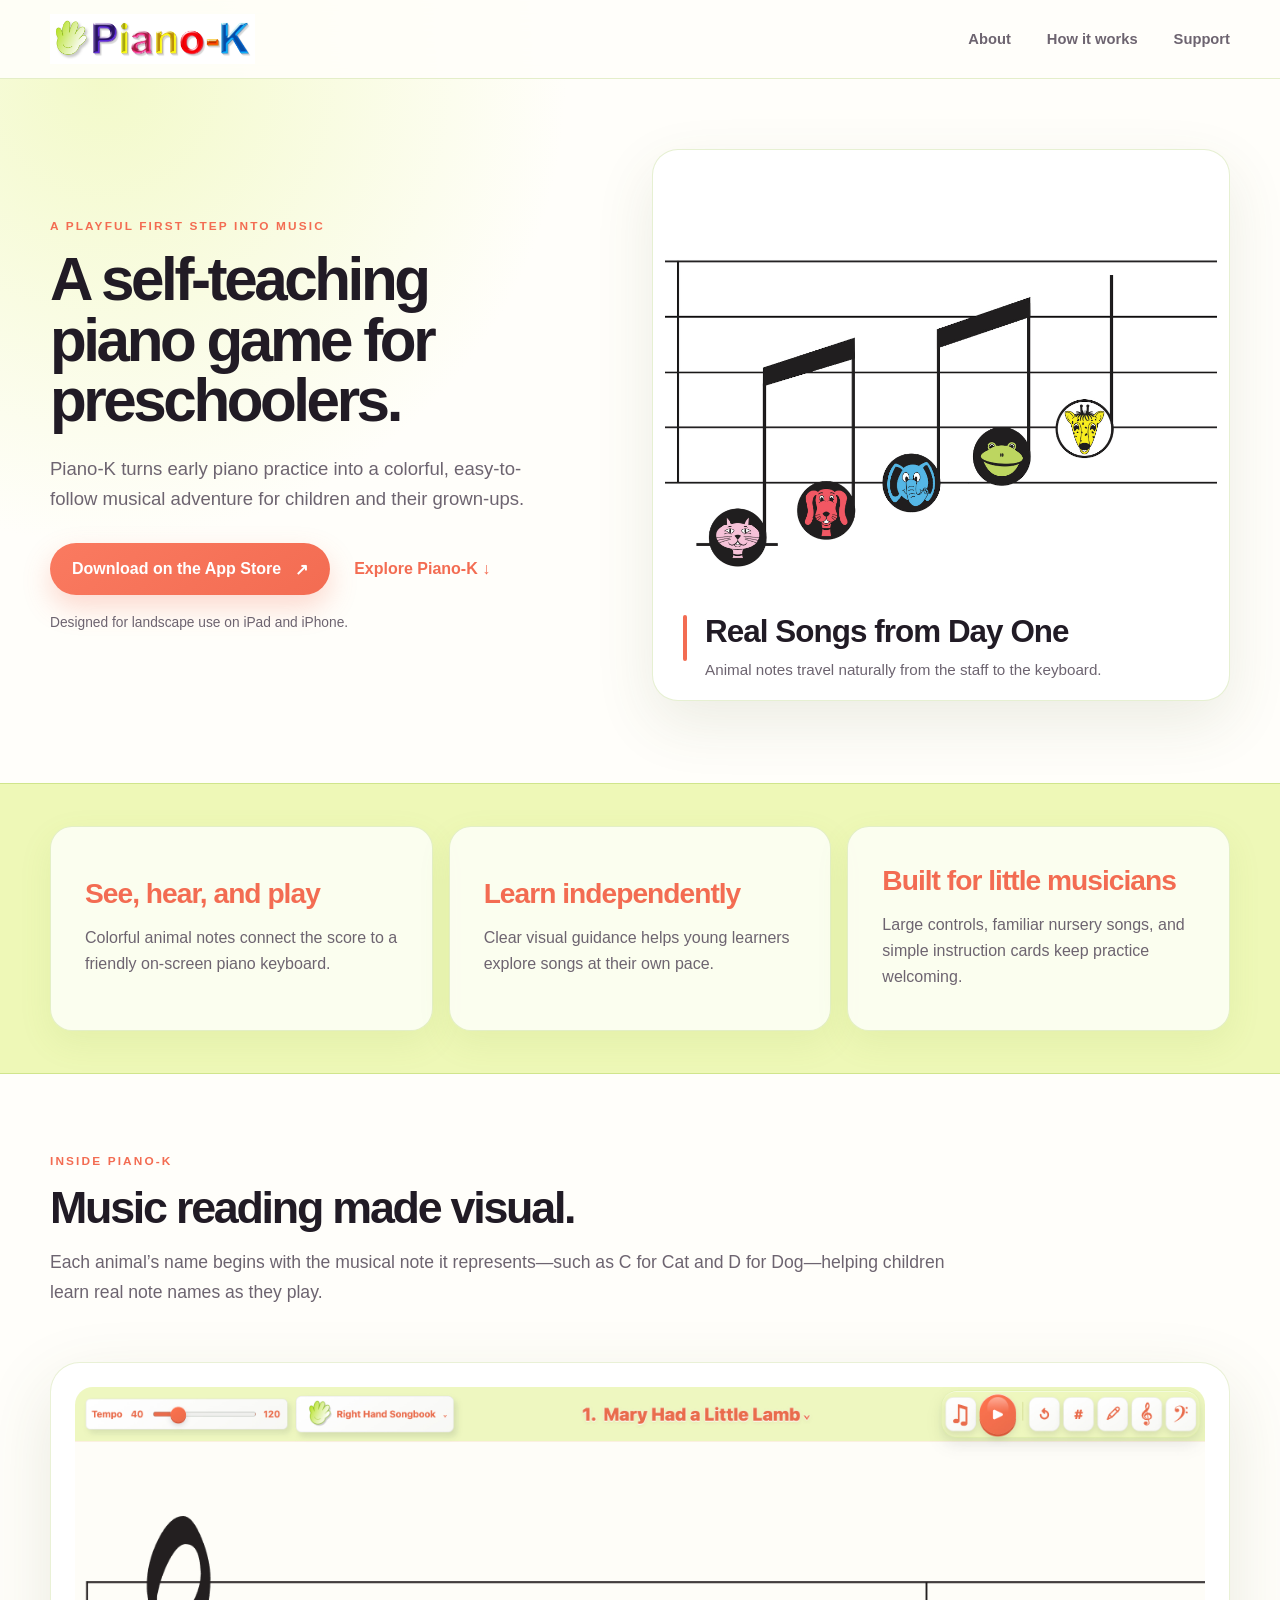
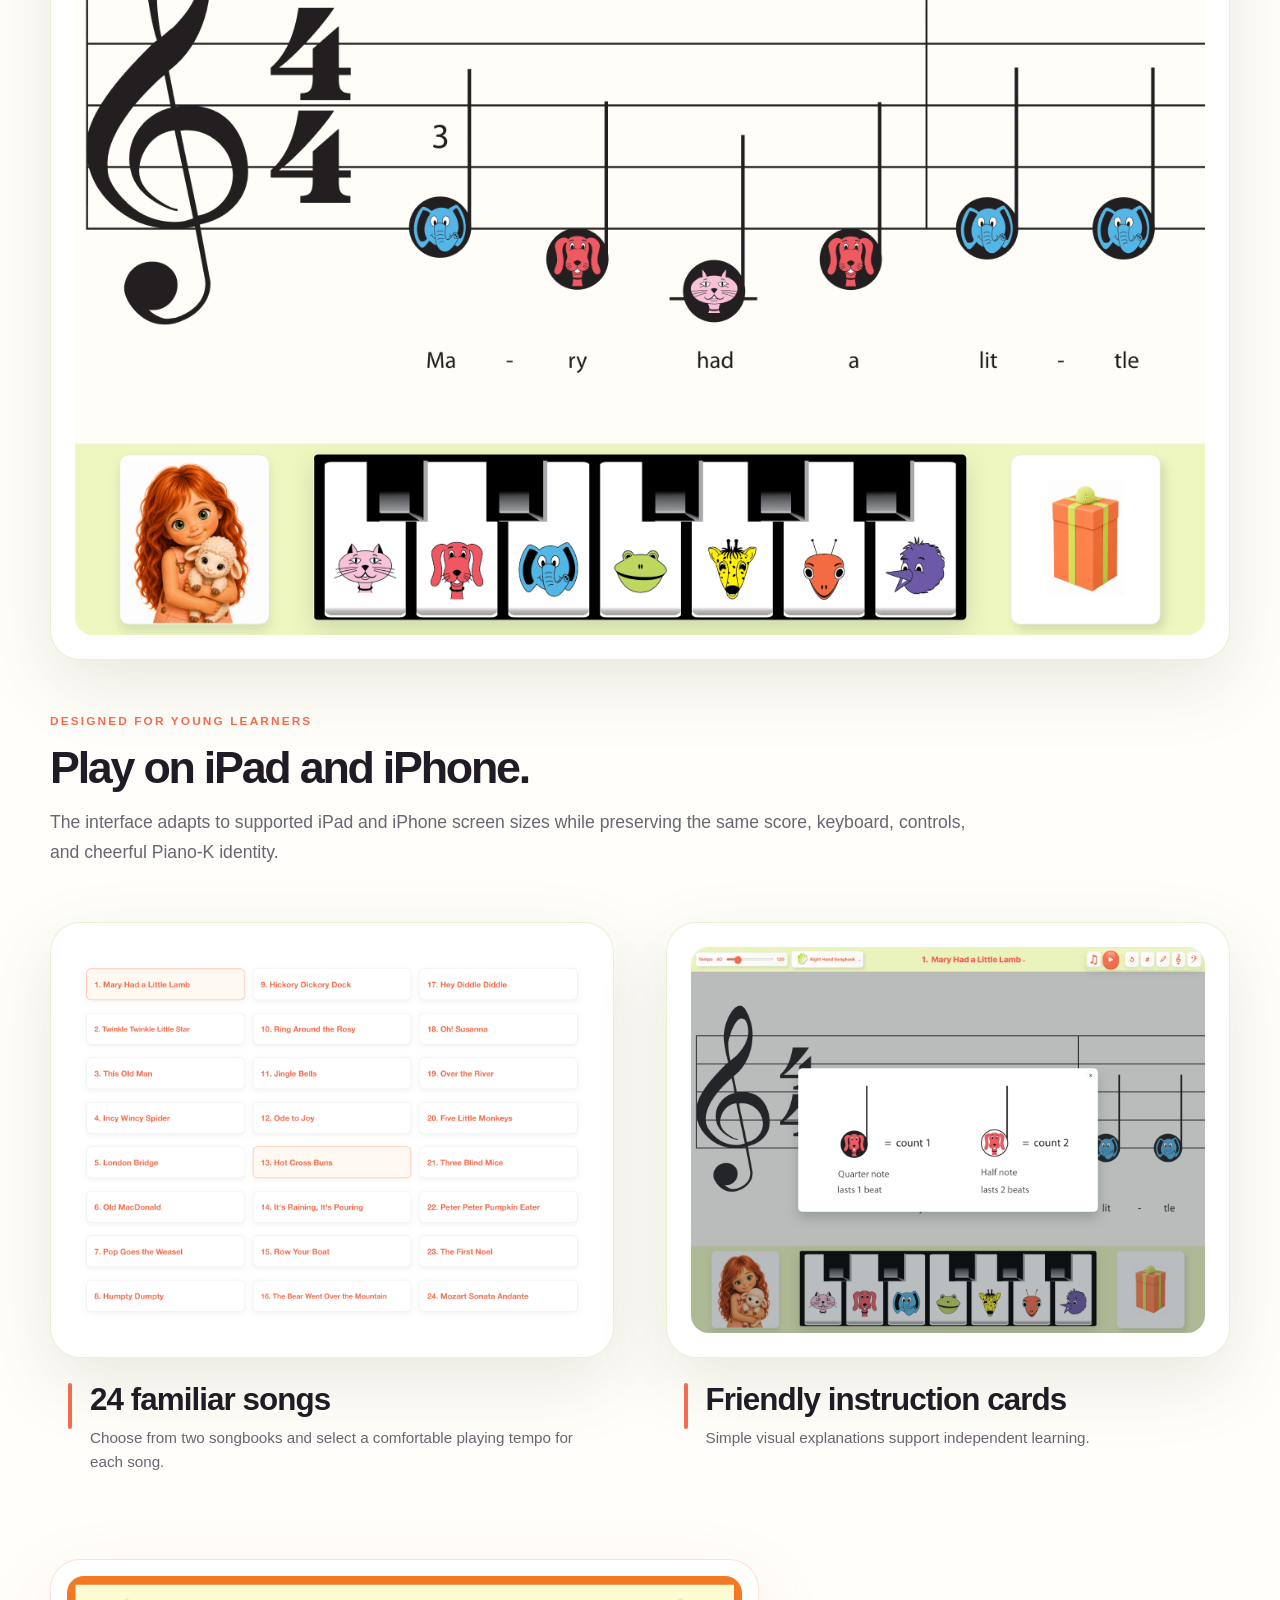
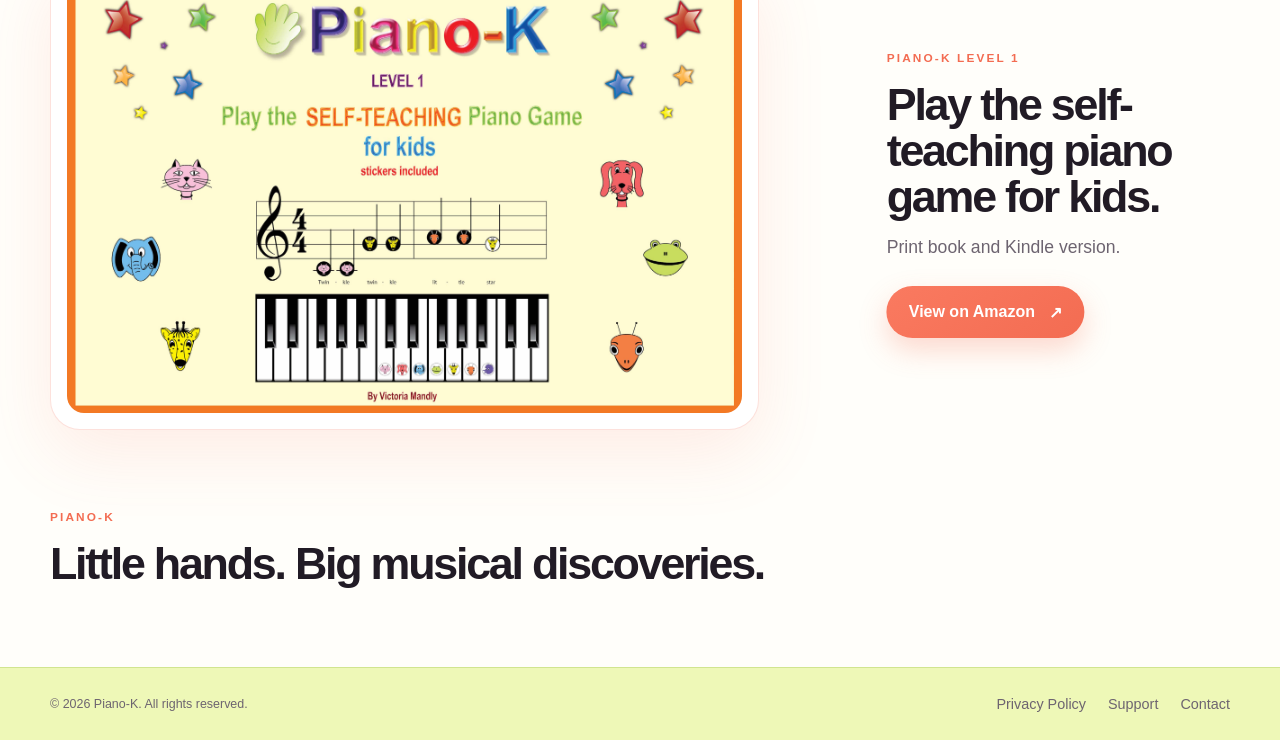
<file: index.html>
<!doctype html>
<html lang="en">
  <head>
    <meta charset="utf-8">
    <meta name="viewport" content="width=device-width, initial-scale=1">
    <meta name="description" content="Piano-K is a colorful self-teaching piano game for preschoolers.">
    <meta name="theme-color" content="#fffdf8">
    <meta property="og:title" content="Piano-K">
    <meta property="og:description" content="A self-teaching piano game for preschoolers.">
    <meta property="og:type" content="website">
    <meta property="og:url" content="https://www.piano-k.com/">
    <meta property="og:image" content="https://www.piano-k.com/images/piano-k-logo.png">
    <title>Piano-K | Self-Teaching Piano Game for Preschoolers</title>
    <link rel="icon" href="images/piano-k-hand.jpg">
    <link rel="apple-touch-icon" href="images/piano-k-hand.jpg">
    <link rel="stylesheet" href="styles.css">
  </head>
  <body>
    <header class="site-header">
      <div class="shell header-inner">
        <a class="brand" href="index.html" aria-label="Piano-K home">
          <img src="images/piano-k-header-logo.jpg" alt="Piano-K">
        </a>
        <nav aria-label="Main navigation">
          <a href="#inside-piano-k">About</a>
          <a href="#how-it-works">How it works</a>
          <a href="support/index.html">Support</a>
        </nav>
      </div>
    </header>

    <main>
      <section class="hero shell">
        <div class="hero-copy">
          <p class="eyebrow">A playful first step into music</p>
          <h1>A self-teaching piano game for preschoolers.</h1>
          <p class="hero-text">Piano-K turns early piano practice into a colorful, easy-to-follow musical adventure for children and their grown-ups.</p>
          <div class="hero-actions">
            <a class="button primary" href="https://apps.apple.com/app/id6795423068" target="_blank" rel="noopener noreferrer">Download on the App Store <span aria-hidden="true">↗</span></a>
            <a class="text-link" href="#inside-piano-k">Explore Piano-K <span aria-hidden="true">↓</span></a>
          </div>
          <p class="availability">Designed for landscape use on iPad and iPhone.</p>
        </div>
        <div class="hero-media">
          <figure class="hero-notes">
            <img src="images/notes-five-cropped.jpg" alt="Five Piano-K animal notes on a musical staff">
            <figcaption>
              <div><h3>Real Songs from Day One</h3><p>Animal notes travel naturally from the staff to the keyboard.</p></div>
            </figcaption>
          </figure>
        </div>
      </section>

      <section class="benefits" aria-label="Piano-K benefits">
        <div class="shell benefit-grid">
          <article><h2>See, hear, and play</h2><p>Colorful animal notes connect the score to a friendly on-screen piano keyboard.</p></article>
          <article><h2>Learn independently</h2><p>Clear visual guidance helps young learners explore songs at their own pace.</p></article>
          <article><h2>Built for little musicians</h2><p>Large controls, familiar nursery songs, and simple instruction cards keep practice welcoming.</p></article>
        </div>
      </section>

      <section class="showcase shell" id="inside-piano-k">
        <div class="section-heading">
          <p class="eyebrow">Inside Piano-K</p>
          <h2>Music reading made visual.</h2>
          <p>Each animal’s name begins with the musical note it represents—such as C for Cat and D for Dog—helping children learn real note names as they play.</p>
        </div>

        <figure class="feature feature-wide">
          <div class="image-frame"><img src="images/piano-k-song-1-ipad.jpg" alt="Piano-K score with animal notes and matching piano keyboard"></div>
        </figure>

        <div class="section-heading">
          <p class="eyebrow">Designed for young learners</p>
          <h2>Play on iPad and iPhone.</h2>
          <p>The interface adapts to supported iPad and iPhone screen sizes while preserving the same score, keyboard, controls, and cheerful Piano-K identity.</p>
        </div>

        <div class="feature-pair" id="how-it-works">
          <figure class="feature">
            <div class="image-frame"><img src="images/piano-k-songbook-ipad.png" alt="Piano-K songbook with familiar children’s songs"></div>
            <figcaption><div><h3>24 familiar songs</h3><p>Choose from two songbooks and select a comfortable playing tempo for each song.</p></div></figcaption>
          </figure>
          <figure class="feature">
            <div class="image-frame"><img src="images/piano-k-instruction-card-ipad.jpg" alt="Piano-K instruction card explaining note values"></div>
            <figcaption><div><h3>Friendly instruction cards</h3><p>Simple visual explanations support independent learning.</p></div></figcaption>
          </figure>
        </div>
      </section>

      <section class="book-section shell">
        <div class="book-cover">
          <img src="images/piano-k-level-1-book.jpg" alt="Piano-K Level 1 self-teaching piano game for kids book cover">
        </div>
        <div class="book-copy">
          <p class="eyebrow">Piano-K Level 1</p>
          <h2>Play the self-teaching piano game for kids.</h2>
          <p>Print book and Kindle version.</p>
          <a class="button primary" href="https://www.amazon.com/Piano-K-Self-Teaching-Piano-Kids-Level/dp/0982311508/" target="_blank" rel="noopener noreferrer">View on Amazon <span aria-hidden="true">↗</span></a>
        </div>
      </section>

      <section class="closing shell">
        <div><p class="eyebrow">Piano-K</p><h2>Little hands. Big musical discoveries.</h2></div>
      </section>
    </main>

    <footer class="site-footer">
      <div class="shell footer-grid">
        <div class="copyright">© 2026 Piano-K. All rights reserved.</div>
        <div class="footer-links"><a href="privacy/index.html">Privacy Policy</a><a href="support/index.html">Support</a><a href="mailto:vmandly@outlook.com">Contact</a></div>
      </div>
    </footer>
  </body>
</html>
</file>
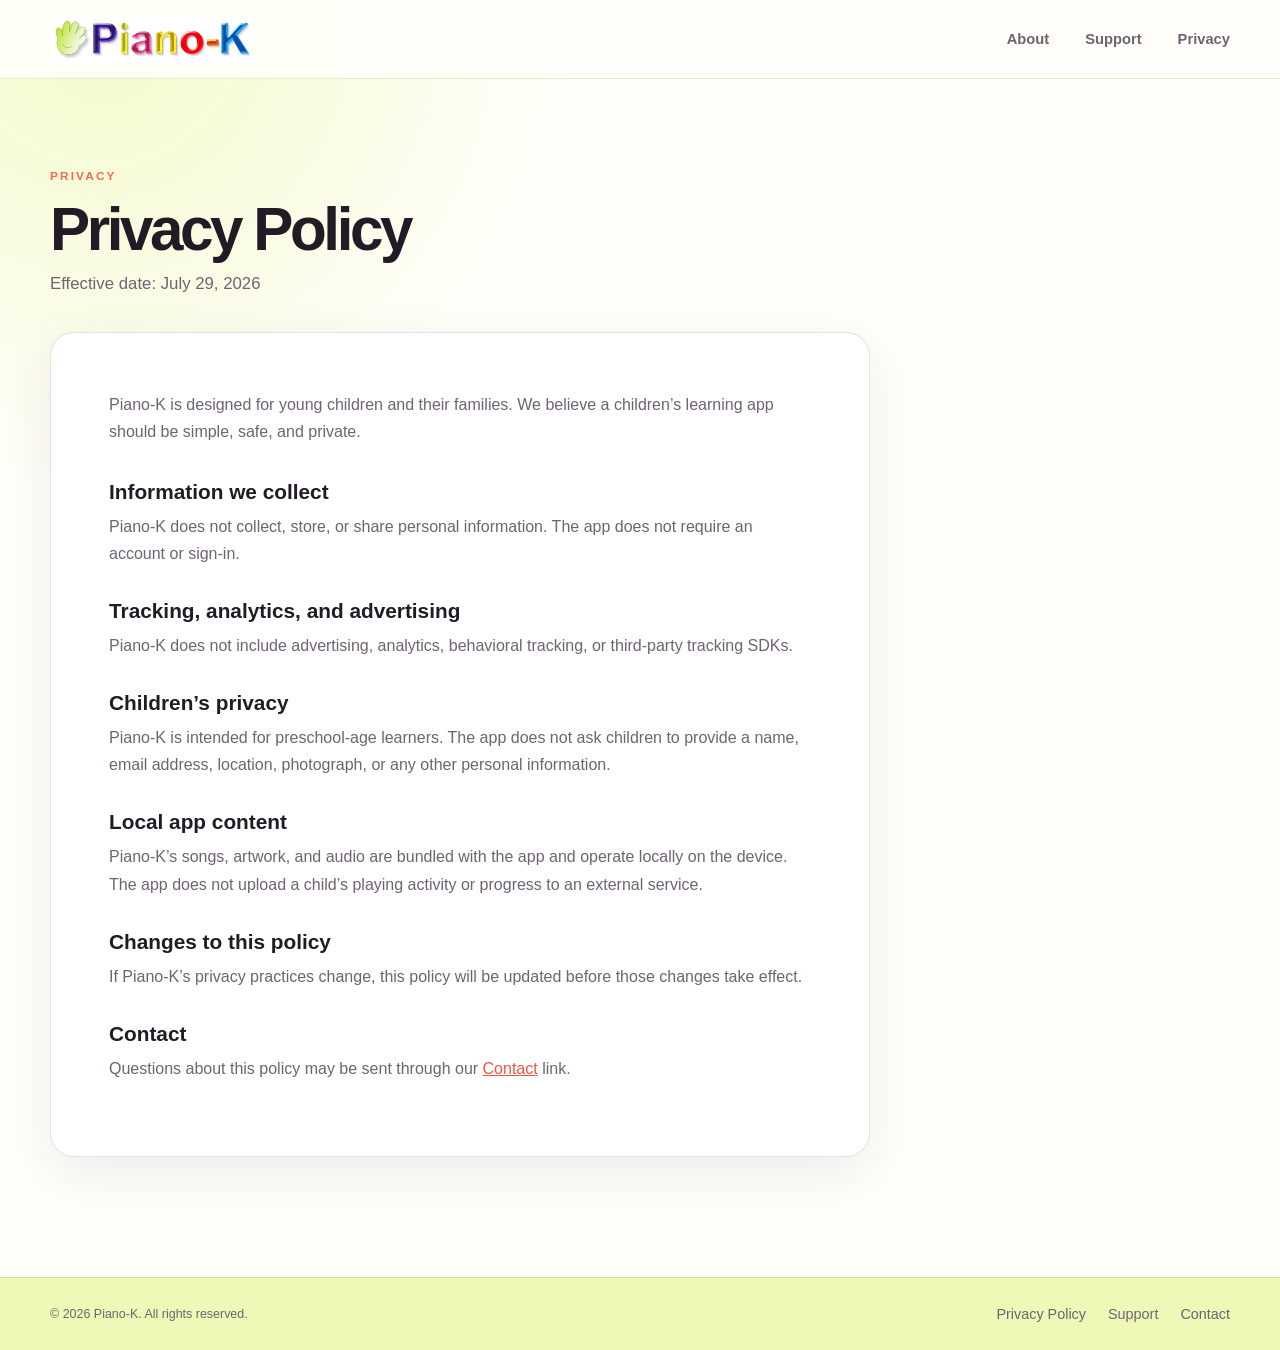
<file: privacy/index.html>
<!doctype html>
<html lang="en">
<head><meta charset="utf-8"><meta name="viewport" content="width=device-width, initial-scale=1"><meta name="description" content="Piano-K privacy policy."><meta name="theme-color" content="#fffdf8"><title>Privacy Policy | Piano-K</title><link rel="icon" href="../images/piano-k-hand.jpg"><link rel="stylesheet" href="../styles.css"></head>
<body>
<header class="site-header"><div class="shell header-inner"><a class="brand" href="../" aria-label="Piano-K home"><img src="../images/piano-k-header-logo.jpg" alt="Piano-K"></a><nav aria-label="Main navigation"><a href="../#inside-piano-k">About</a><a href="../support/">Support</a><a href="./" aria-current="page">Privacy</a></nav></div></header>
<main class="legal-page shell"><p class="eyebrow">Privacy</p><h1>Privacy Policy</h1><p class="legal-updated">Effective date: July 29, 2026</p>
<div class="legal-card"><p>Piano-K is designed for young children and their families. We believe a children’s learning app should be simple, safe, and private.</p>
<h2>Information we collect</h2><p>Piano-K does not collect, store, or share personal information. The app does not require an account or sign-in.</p>
<h2>Tracking, analytics, and advertising</h2><p>Piano-K does not include advertising, analytics, behavioral tracking, or third-party tracking SDKs.</p>
<h2>Children’s privacy</h2><p>Piano-K is intended for preschool-age learners. The app does not ask children to provide a name, email address, location, photograph, or any other personal information.</p>
<h2>Local app content</h2><p>Piano-K’s songs, artwork, and audio are bundled with the app and operate locally on the device. The app does not upload a child’s playing activity or progress to an external service.</p>
<h2>Changes to this policy</h2><p>If Piano-K’s privacy practices change, this policy will be updated before those changes take effect.</p>
<h2>Contact</h2><p>Questions about this policy may be sent through our <a href="mailto:vmandly@outlook.com">Contact</a> link.</p></div></main>
<footer class="site-footer"><div class="shell footer-grid"><div class="copyright">© 2026 Piano-K. All rights reserved.</div><div class="footer-links"><a href="./">Privacy Policy</a><a href="../support/">Support</a><a href="mailto:vmandly@outlook.com">Contact</a></div></div></footer>
</body></html>
</file>
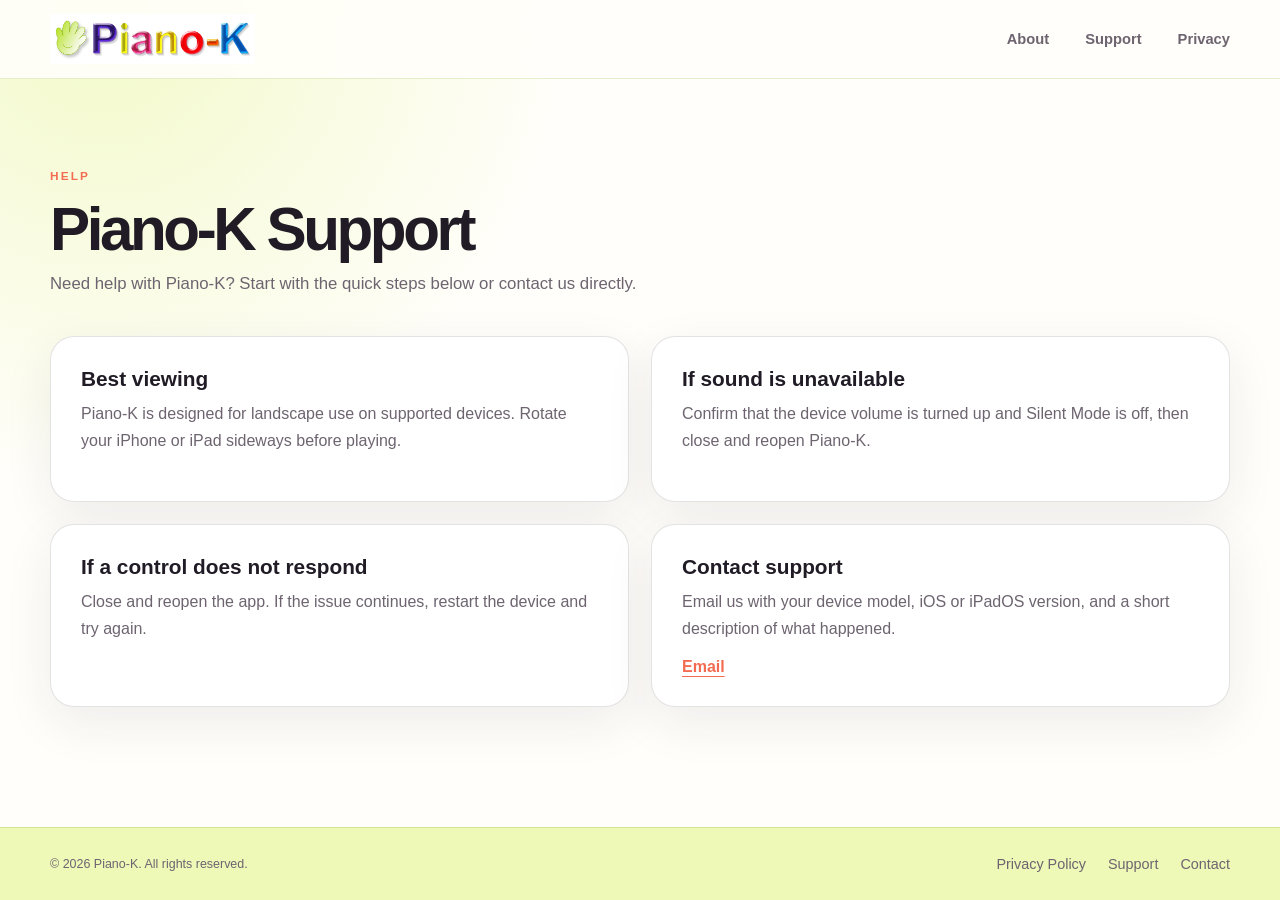
<file: support/index.html>
<!doctype html>
<html lang="en">
<head><meta charset="utf-8"><meta name="viewport" content="width=device-width, initial-scale=1"><meta name="description" content="Help and support for Piano-K."><meta name="theme-color" content="#fffdf8"><title>Support | Piano-K</title><link rel="icon" href="../images/piano-k-hand.jpg"><link rel="stylesheet" href="../styles.css"></head>
<body>
<header class="site-header"><div class="shell header-inner"><a class="brand" href="../" aria-label="Piano-K home"><img src="../images/piano-k-header-logo.jpg" alt="Piano-K"></a><nav aria-label="Main navigation"><a href="../#inside-piano-k">About</a><a href="./" aria-current="page">Support</a><a href="../privacy/">Privacy</a></nav></div></header>
<main class="legal-page shell"><p class="eyebrow">Help</p><h1>Piano-K Support</h1><p class="legal-intro">Need help with Piano-K? Start with the quick steps below or contact us directly.</p>
<div class="support-grid">
<section class="support-card"><h2>Best viewing</h2><p>Piano-K is designed for landscape use on supported devices. Rotate your iPhone or iPad sideways before playing.</p></section>
<section class="support-card"><h2>If sound is unavailable</h2><p>Confirm that the device volume is turned up and Silent Mode is off, then close and reopen Piano-K.</p></section>
<section class="support-card"><h2>If a control does not respond</h2><p>Close and reopen the app. If the issue continues, restart the device and try again.</p></section>
<section class="support-card contact-card"><h2>Contact support</h2><p>Email us with your device model, iOS or iPadOS version, and a short description of what happened.</p><a class="email-link" href="mailto:vmandly@outlook.com">Email</a></section>
</div></main>
<footer class="site-footer"><div class="shell footer-grid"><div class="copyright">© 2026 Piano-K. All rights reserved.</div><div class="footer-links"><a href="../privacy/">Privacy Policy</a><a href="./">Support</a><a href="mailto:vmandly@outlook.com">Contact</a></div></div></footer>
</body></html>
</file>
<file: styles.css>
:root {
  --ink: #211b25;
  --muted: #6d6470;
  --plum: #e95843;
  --violet: #f4775f;
  --coral: #f36c52;
  --lime: #eef8b7;
  --green: #8fbb32;
  --paper: #fffefa;
  --cream: #f3f9cd;
  --line: rgba(33, 27, 37, .12);
  --shadow: 0 24px 70px rgba(49, 37, 58, .13);
  --section-space: 80px;
  --content-space: 54px;
}

* { box-sizing: border-box; }
html { scroll-behavior: smooth; background: var(--paper); }
body { margin: 0; overflow-x: hidden; color: var(--ink); background: radial-gradient(circle at 8% 2%, rgba(238,248,183,.72), transparent 29rem), var(--paper); font-family: "Avenir Next", Avenir, "Segoe UI", Helvetica, Arial, sans-serif; -webkit-font-smoothing: antialiased; }
a { color: inherit; text-decoration: none; }
img { display: block; max-width: 100%; }
.shell { width: min(1180px, calc(100% - 48px)); margin-inline: auto; }
.site-header { position: sticky; top: 0; z-index: 20; border-bottom: 1px solid rgba(143,187,50,.24); background: rgba(255,254,250,.9); backdrop-filter: blur(18px); }
.header-inner { min-height: 78px; display: flex; align-items: center; justify-content: space-between; gap: 28px; }
.brand { display: inline-flex; align-items: center; gap: 11px; font-size: 1.22rem; font-weight: 800; letter-spacing: -.03em; }
.brand img { width: clamp(150px, 18vw, 205px); height: auto; }
nav { display: flex; gap: clamp(18px, 3vw, 36px); color: var(--muted); font-size: .92rem; font-weight: 700; }
nav a:hover, .footer-links a:hover, .text-link:hover { color: var(--coral); }
.hero { min-height: 690px; display: grid; grid-template-columns: .94fr 1.06fr; align-items: center; gap: clamp(42px,7vw,94px); padding-block: 70px 82px; }
.hero-copy { max-width: 680px; }
.eyebrow { margin: 0 0 17px; color: var(--coral); font-size: .74rem; font-weight: 900; letter-spacing: .18em; text-transform: uppercase; }
h1, h2, h3, p { margin-top: 0; }
h1 { max-width: 650px; margin-bottom: 23px; font-size: clamp(2.65rem, 4.7vw, 4.55rem); line-height: 1; letter-spacing: -.057em; }
.hero-text { max-width: 560px; margin-bottom: 29px; color: var(--muted); font-size: clamp(1rem, 1.45vw, 1.18rem); line-height: 1.62; }
.hero-actions { display: flex; align-items: center; flex-wrap: wrap; gap: 24px; }
.button { min-height: 52px; display: inline-flex; align-items: center; justify-content: center; gap: 14px; padding: 12px 22px; border-radius: 999px; font-weight: 850; transition: transform .16s ease, box-shadow .16s ease; }
.button:hover { transform: translateY(-2px); }
.primary { color: white; background: linear-gradient(145deg, #fa7a60, var(--coral)); box-shadow: 0 12px 28px rgba(243,108,82,.26); }
.text-link { color: var(--coral); font-weight: 800; }
.availability { margin: 20px 0 0; color: var(--muted); font-size: .86rem; }
.hero-media { position: relative; isolation: isolate; width: 100%; }
.hero-notes { display: grid; place-items: center; margin: 0; padding: 12px; border: 1px solid rgba(143,187,50,.22); border-radius: 26px; background: white; box-shadow: 0 22px 60px rgba(82,94,42,.11); }
.hero-notes img { width: 100%; border-radius: 16px; }
.hero-notes figcaption,
.feature figcaption { width: 100%; display: flex; align-items: flex-start; gap: 18px; padding: 25px 8px 6px; }
.hero-notes figcaption::before,
.feature figcaption::before { content: ""; flex: 0 0 4px; height: 46px; margin-left: 10px; border-radius: 999px; background: var(--coral); }
.hero-notes figcaption > span,
.feature figcaption > span { flex: 0 0 auto; padding-top: 5px; color: var(--coral); font-size: .84rem; font-weight: 900; line-height: 1.12; letter-spacing: .12em; }
.hero-notes h3,
.feature h3 { margin-bottom: 9px; color: var(--ink); font-size: clamp(1.7rem,2.45vw,2.05rem); font-weight: 800; line-height: 1.1; letter-spacing: -.03em; }
.hero-notes p,
.feature p { margin: 0; color: var(--muted); font-size: .95rem; line-height: 1.55; }
.benefits { padding-block: 42px; border-block: 1px solid rgba(143,187,50,.32); background: var(--lime); color: var(--ink); }
.benefit-grid { display: grid; grid-template-columns: repeat(3,1fr); gap: 16px; }
.benefit-grid article { min-height: 205px; display: flex; flex-direction: column; justify-content: center; padding: 30px 34px; border: 1px solid rgba(143,187,50,.22); border-radius: 22px; background: rgba(255,255,255,.78); box-shadow: 0 12px 34px rgba(119,151,41,.09); }
.benefit-grid h2 { margin-bottom: 14px; color: var(--coral); font-size: clamp(1.6rem,2.2vw,1.85rem); line-height: 1.15; letter-spacing: -.035em; }
.benefit-grid p { margin: 0; color: var(--muted); line-height: 1.65; }
.showcase { padding-block: var(--section-space) 0; }
.section-heading { max-width: 920px; margin-bottom: var(--content-space); }
.section-heading h2,
.device-copy h2,
.book-copy h2,
.closing h2 { margin-bottom: 18px; font-size: clamp(2.25rem,3.5vw,3.25rem); line-height: 1.02; letter-spacing: -.05em; }
.section-heading h2 { white-space: nowrap; }
.section-heading > p:last-child, .device-copy > p:last-child { color: var(--muted); font-size: 1.1rem; line-height: 1.7; }
.feature { margin: 0; }
.image-frame { padding: clamp(14px,2.2vw,24px); overflow: hidden; border: 1px solid rgba(143,187,50,.2); border-radius: 30px; background: white; box-shadow: 0 24px 70px rgba(82,94,42,.13); }
.image-frame img { width: 100%; border-radius: 18px; }
.feature-wide { margin-bottom: var(--content-space); }
.feature-pair { display: grid; grid-template-columns: 1fr 1fr; gap: clamp(28px,4vw,52px); }
#how-it-works { scroll-margin-top: 104px; }
.device-section { overflow: hidden; border-block: 1px solid rgba(143,187,50,.22); background: linear-gradient(135deg, #f8fbdc, var(--cream)); }
.device-grid { min-height: 650px; display: grid; grid-template-columns: .8fr 1.2fr; align-items: center; gap: clamp(40px,7vw,90px); padding-block: 92px; }
.device-copy { max-width: 490px; }
.device-grid-text { min-height: 420px; grid-template-columns: 1fr; justify-items: center; text-align: center; }
.device-grid-text .device-copy { max-width: 760px; }
.book-section { display: grid; grid-template-columns: minmax(0,1.3fr) minmax(320px,.7fr); align-items: center; gap: clamp(58px,7vw,94px); padding-block: var(--section-space) 0; }
.book-cover { padding: 16px; border: 1px solid rgba(243,108,82,.2); border-radius: 30px; background: white; box-shadow: 0 24px 70px rgba(243,108,82,.12); }
.book-cover img { width: 100%; border-radius: 17px; }
.book-copy { width: min(100%, 430px); display: flex; flex-direction: column; align-items: flex-start; justify-self: center; text-align: left; transform: translateX(clamp(22px, 3vw, 42px)); }
.book-copy > p:not(.eyebrow) { margin-bottom: 28px; color: var(--muted); font-size: 1.1rem; }
.closing { min-height: 0; display: flex; align-items: center; justify-content: flex-start; gap: 40px; padding-block: var(--section-space); text-align: left; }
.closing > div { width: 100%; min-width: 0; }
.closing h2 { margin: 0; }
.site-footer { padding-block: 28px; color: var(--ink); background: var(--lime); border-top: 1px solid rgba(143,187,50,.3); }
.footer-grid { display: flex; align-items: center; justify-content: space-between; gap: 40px; }
.footer-links { display: flex; flex-wrap: wrap; gap: 22px; color: var(--muted); font-size: .9rem; }
.copyright { color: var(--muted); font-size: .78rem; }
.legal-page { min-height: 680px; padding-block: 90px 120px; }
.legal-page > h1 { margin-bottom: 14px; }
.legal-updated, .legal-intro { color: var(--muted); font-size: 1.05rem; }
.legal-card, .support-card { border: 1px solid var(--line); border-radius: 24px; background: white; box-shadow: 0 16px 50px rgba(49,37,58,.08); }
.legal-card { max-width: 820px; margin-top: 38px; padding: clamp(28px,5vw,58px); }
.legal-card h2, .support-card h2 { margin-top: 32px; margin-bottom: 9px; font-size: 1.3rem; }
.legal-card h2:first-of-type { margin-top: 34px; }
.legal-card p, .support-card p { color: var(--muted); line-height: 1.7; }
.legal-card a { color: var(--plum); text-decoration: underline; }
.support-grid { display: grid; grid-template-columns: 1fr 1fr; gap: 22px; margin-top: 42px; }
.support-card { padding: 30px; }
.support-card h2 { margin-top: 0; }
.contact-card { display: flex; flex-direction: column; align-items: flex-start; }
.email-link { margin-top: auto; color: var(--coral); font-weight: 800; text-decoration: underline; text-underline-offset: 4px; }
@media (max-width: 960px) {
  .book-section { grid-template-columns: 1fr; gap: 56px; }
  .book-cover { width: min(100%, 720px); justify-self: center; }
  .book-copy { width: min(100%, 640px); }
}
@media (max-width: 820px) {
  .hero, .device-grid { grid-template-columns: 1fr; }
  .hero { padding-top: 54px; }
  .hero-media { max-width: 680px; margin-inline: auto; }
  .benefit-grid { grid-template-columns: 1fr; }
  .benefit-grid article { min-height: auto; }
  .feature-pair { grid-template-columns: 1fr; gap: 54px; }
  .device-grid { padding-block: 80px; }
  .book-section { padding-block: var(--section-space) 0; }
}
@media (max-width: 620px) {
  :root { --section-space: 60px; --content-space: 42px; }
  .shell { width: min(100% - 30px, 1180px); }
  .header-inner { min-height: 68px; }
  nav a:first-child, nav a:nth-child(2) { display: none; }
  h1 { font-size: clamp(2.8rem, 14vw, 4rem); }
  .hero { min-height: 0; padding-block: 52px 64px; }
  .book-section { grid-template-columns: 1fr; }
  .book-copy { width: 100%; max-width: none; transform: none; }
  .showcase { padding-block: var(--section-space) 0; }
  .closing { min-height: 0; align-items: flex-start; justify-content: center; flex-direction: column; padding-block: var(--section-space); }
  .footer-grid, .footer-links { flex-direction: column; }
  .support-grid { grid-template-columns: 1fr; }
  .section-heading h2 { white-space: normal; }
}
@media (prefers-reduced-motion: reduce) { html { scroll-behavior: auto; } .button { transition: none; } }
</file>
